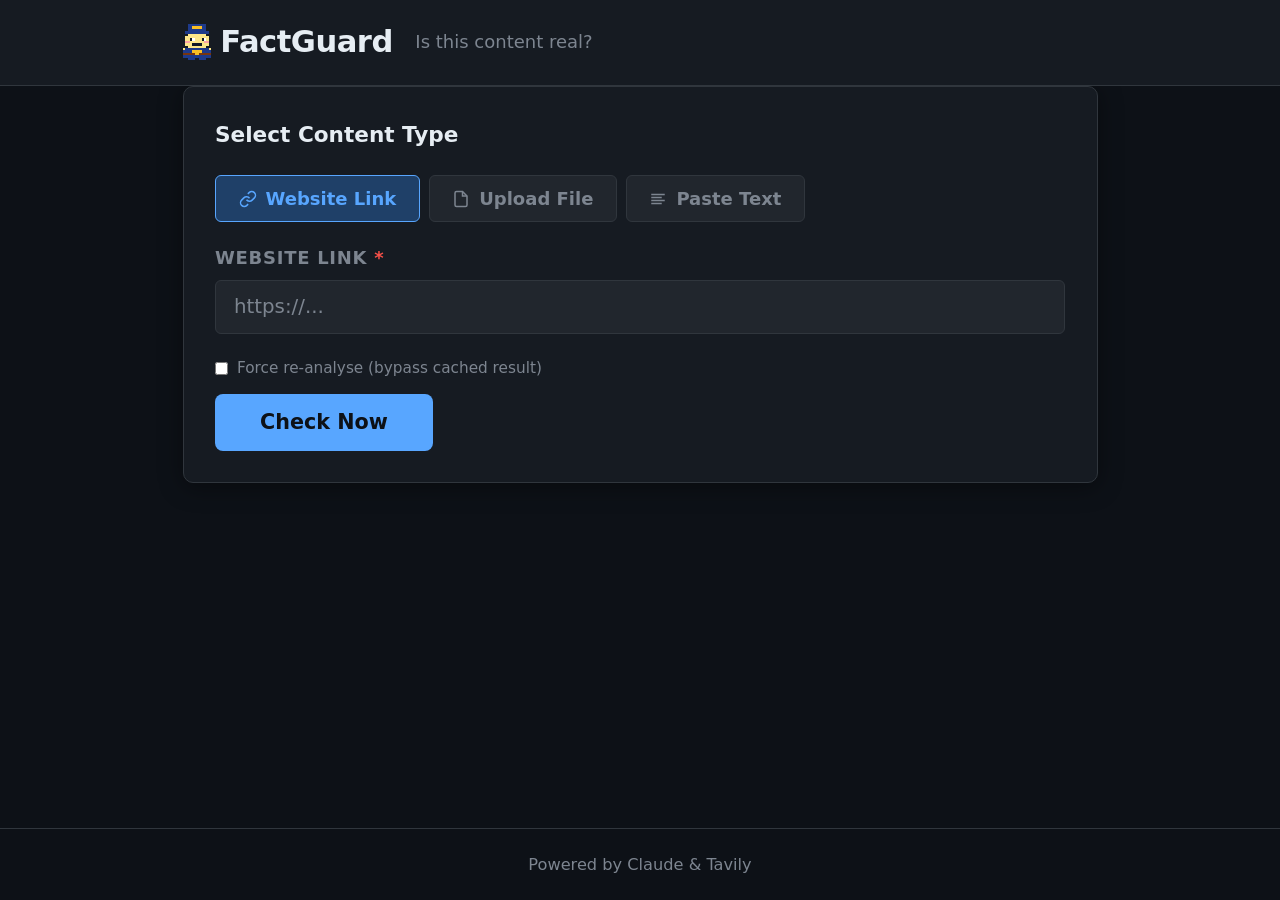
<file: frontend/index.html>
<!DOCTYPE html>
<html lang="en">
<head>
  <meta charset="UTF-8" />
  <meta name="viewport" content="width=device-width, initial-scale=1.0" />
  <title>FactGuard — Misinformation Detector</title>
  <link rel="stylesheet" href="static/styles.css" />
</head>
<body>

  <!-- ── Header ── -->
  <header class="site-header">
    <div class="container header-inner">
      <div class="logo">
        <img src="static/guard-mascot.svg" class="logo-mascot" alt="FactGuard mascot" />
        <span class="logo-text">FactGuard</span>
      </div>
      <p class="tagline">Is this content real?</p>
    </div>
  </header>

  <!-- ── Main ── -->
  <main class="container">

    <!-- ── Submission Form ── -->
    <section class="card" id="form-section">
      <h2 class="card-title">Select Content Type</h2>

      <form id="analyse-form" novalidate>

        <!-- Input mode tabs -->
        <div class="input-tabs" role="tablist">
          <button type="button" class="tab-btn active" role="tab" aria-selected="true"  data-tab="url">
            <svg viewBox="0 0 24 24" fill="none" stroke="currentColor" stroke-width="2"><path d="M10 13a5 5 0 0 0 7.54.54l3-3a5 5 0 0 0-7.07-7.07l-1.72 1.71"/><path d="M14 11a5 5 0 0 0-7.54-.54l-3 3a5 5 0 0 0 7.07 7.07l1.71-1.71"/></svg>
            Website Link
          </button>
          <button type="button" class="tab-btn" role="tab" aria-selected="false" data-tab="file">
            <svg viewBox="0 0 24 24" fill="none" stroke="currentColor" stroke-width="2"><path d="M14 2H6a2 2 0 0 0-2 2v16a2 2 0 0 0 2 2h12a2 2 0 0 0 2-2V8z"/><polyline points="14 2 14 8 20 8"/></svg>
            Upload File
          </button>
          <button type="button" class="tab-btn" role="tab" aria-selected="false" data-tab="text">
            <svg viewBox="0 0 24 24" fill="none" stroke="currentColor" stroke-width="2"><line x1="17" y1="10" x2="3" y2="10"/><line x1="21" y1="6" x2="3" y2="6"/><line x1="21" y1="14" x2="3" y2="14"/><line x1="17" y1="18" x2="3" y2="18"/></svg>
            Paste Text
          </button>
        </div>

        <!-- URL tab -->
        <div class="tab-panel" id="tab-url">
          <div class="field">
            <label for="articleUrl">Website Link <span class="req">*</span></label>
            <input type="url" id="articleUrl" name="articleUrl"
                   placeholder="https://..."
                   autocomplete="off" />
          </div>
        </div>

        <!-- File tab -->
        <div class="tab-panel" id="tab-file" hidden>
          <div class="field">
            <label>Upload File <span class="req">*</span></label>
            <div class="file-drop-zone" id="file-drop-zone">
              <input type="file" id="articleFile" name="articleFile"
                     accept=".pdf,.html,.htm,.md,.docx,.rtf,image/*"
                     class="file-input" />
              <div class="file-drop-inner" id="file-drop-inner">
                <svg viewBox="0 0 24 24" fill="none" stroke="currentColor" stroke-width="1.5" class="upload-icon">
                  <path d="M21 15v4a2 2 0 0 1-2 2H5a2 2 0 0 1-2-2v-4"/><polyline points="17 8 12 3 7 8"/><line x1="12" y1="3" x2="12" y2="15"/>
                </svg>
                <p>Tap to choose a file</p>
                <p class="field-hint">PDF, Word, or image</p>
              </div>
              <div class="file-selected" id="file-selected" hidden>
                <svg viewBox="0 0 24 24" fill="none" stroke="currentColor" stroke-width="2" class="file-ok-icon">
                  <polyline points="20 6 9 17 4 12"/>
                </svg>
                <span id="file-name"></span>
                <button type="button" class="file-clear" id="file-clear" aria-label="Remove file">&#x2715;</button>
              </div>
            </div>
          </div>
        </div>

        <!-- Text tab -->
        <div class="tab-panel" id="tab-text" hidden>
          <div class="field">
            <label for="articleText">Paste Article <span class="req">*</span></label>
            <textarea id="articleText" name="articleText" rows="10"
                      placeholder="Paste the article text here…"></textarea>
          </div>
        </div>

        <div class="form-actions" style="margin-top:1.25rem">
          <label style="display:flex;align-items:center;gap:0.5rem;font-size:0.85rem;color:var(--text-muted,#6b7280);cursor:pointer;margin-bottom:0.75rem">
            <input type="checkbox" id="no-cache-checkbox" style="cursor:pointer">
            Force re-analyse (bypass cached result)
          </label>
          <button type="submit" class="btn-primary" id="submit-btn">
            <span class="btn-label">Check Now</span>
            <span class="btn-spinner" hidden>
              <svg class="spin" viewBox="0 0 24 24" fill="none" stroke="currentColor" stroke-width="2">
                <path d="M12 2v4M12 18v4M4.93 4.93l2.83 2.83M16.24 16.24l2.83 2.83M2 12h4M18 12h4M4.93 19.07l2.83-2.83M16.24 7.76l2.83-2.83"/>
              </svg>
              Checking… please wait
            </span>
          </button>
        </div>

        <div class="error-banner" id="error-banner" hidden>
          <svg viewBox="0 0 24 24" fill="none" stroke="currentColor" stroke-width="2">
            <circle cx="12" cy="12" r="10"/><line x1="12" y1="8" x2="12" y2="12"/><line x1="12" y1="16" x2="12.01" y2="16"/>
          </svg>
          <span id="error-message">An error occurred.</span>
        </div>

      </form>
    </section>

    <!-- ── Progress Steps ── -->
    <section class="pipeline-steps" id="pipeline-steps" hidden>
      <!-- Walking mascot -->
      <div class="mascot-runway" id="mascot-runway">
        <img id="mascot-walk-img" src="static/guard-mascot.svg" alt="" class="mascot-walk" />
      </div>
      <div class="pipeline-step-row">
        <div class="step" id="step-extract">
          <div class="step-dot"></div>
          <span>Reading</span>
        </div>
        <div class="step-line"></div>
        <div class="step" id="step-claims">
          <div class="step-dot"></div>
          <span>Checking facts</span>
        </div>
        <div class="step-line"></div>
        <div class="step" id="step-search">
          <div class="step-dot"></div>
          <span>Finding sources</span>
        </div>
        <div class="step-line"></div>
        <div class="step" id="step-judge">
          <div class="step-dot"></div>
          <span>Scoring</span>
        </div>
      </div>
    </section>

    <!-- ── Results ── -->
    <section id="results-section" hidden>

      <!-- Article metadata -->
      <div class="card" id="content-meta-card">
        <h2 class="card-title">Content Metadata</h2>
        <div class="article-meta" id="content-meta"></div>
      </div>

      <!-- Scores rows -->
      <div class="scores-row">
        <div class="card score-card" id="fakeness-card">
          <h3 class="card-title">Overall Credibility Score</h3>
          <div class="gauge-wrap">
            <div class="gauge-container">
              <svg class="gauge" viewBox="0 0 200 200">
                <circle class="gauge-bg" cx="100" cy="100" r="80" fill="none" stroke-width="18"/>
                <circle class="gauge-fg" id="gauge-fg" cx="100" cy="100" r="80" fill="none" stroke-width="18"
                        stroke-dasharray="0 502.65" stroke-linecap="round" transform="rotate(-90 100 100)"/>
              </svg>
              <div class="gauge-center">
                <div class="gauge-value" id="gauge-value">—</div>
                <div class="gauge-label" id="gauge-rating">Pending</div>
              </div>
            </div>
            <table class="rating-table">
              <tbody>
                <tr><td><span class="rt-swatch" style="background:#3fb950"></span></td><td class="rt-range">80–100%</td><td class="rt-label" style="color:#3fb950">Credible</td></tr>
                <tr><td><span class="rt-swatch" style="background:#85d996"></span></td><td class="rt-range">60–79%</td><td class="rt-label" style="color:#85d996">Mostly Credible</td></tr>
                <tr><td><span class="rt-swatch" style="background:#d29922"></span></td><td class="rt-range">40–59%</td><td class="rt-label" style="color:#d29922">Mixed</td></tr>
                <tr><td><span class="rt-swatch" style="background:#e3722e"></span></td><td class="rt-range">20–39%</td><td class="rt-label" style="color:#e3722e">Low Credibility</td></tr>
                <tr><td><span class="rt-swatch" style="background:#f85149"></span></td><td class="rt-range">0–19%</td><td class="rt-label" style="color:#f85149">Not Credible</td></tr>
              </tbody>
            </table>
          </div>
        </div>
        <div class="card score-card" id="content-cred-card">
          <h3 class="card-title">Content Score</h3>
          <div id="content-cred-content" class="cred-content"></div>
        </div>
      </div>

      <div class="scores-row">
        <div class="card score-card" id="publisher-cred-card">
          <h3 class="card-title">Publisher Credibility Score</h3>
          <div id="publisher-cred-content" class="cred-content"></div>
        </div>
      </div>

      <!-- Claims -->
      <div class="card" id="claims-card">
        <h2 class="card-title">
          Fact Checks
          <span class="claims-summary" id="claims-summary"></span>
        </h2>
        <div id="claims-list" class="claims-list"></div>
      </div>

    </section>

  </main>

  <footer class="site-footer">
    <div class="container">
      Powered by Claude &amp; Tavily
    </div>
  </footer>

  <!-- Claim detail modal (shown on highlight click) -->
  <div id="claim-modal" class="claim-modal-overlay" hidden>
    <div class="claim-modal">
      <button class="modal-close" id="modal-close">&#x2715;</button>
      <div id="modal-content"></div>
      <div class="modal-footer">
        <button class="modal-jump" id="modal-jump">See full details below</button>
      </div>
    </div>
  </div>

  <!-- Highlight tooltip -->
  <div id="claim-tooltip" class="claim-tooltip" hidden>
    <div class="tooltip-verdict"></div>
    <div class="tooltip-label">Sources</div>
    <div class="tooltip-sources"></div>
  </div>

  <script src="static/app.js"></script>
</body>
</html>
</file>
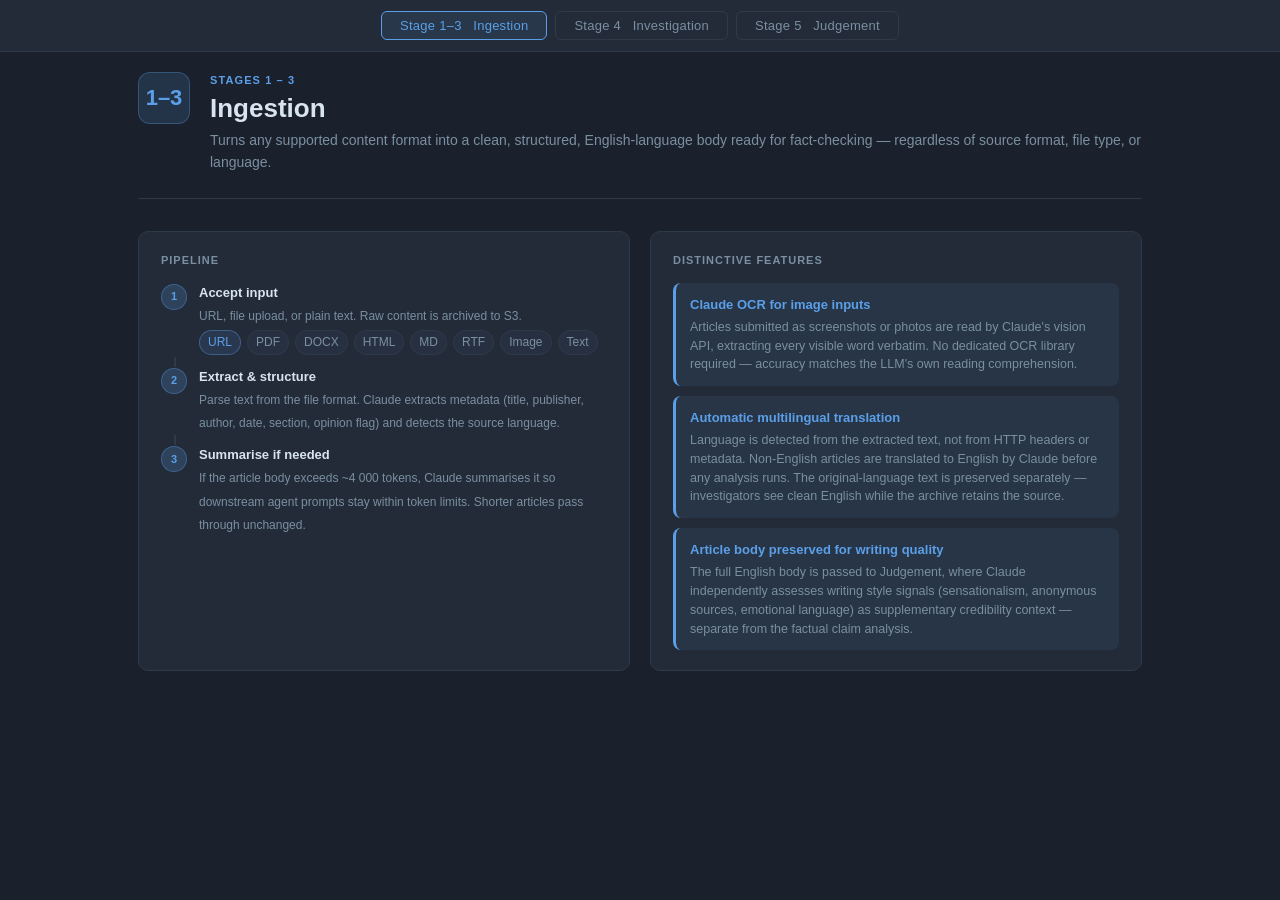
<file: slides.html>
<!DOCTYPE html>
<html lang="en">
<head>
<meta charset="UTF-8" />
<meta name="viewport" content="width=device-width, initial-scale=1.0" />
<title>FactGuard — Pipeline Stage Explainers</title>
<style>
  *, *::before, *::after { box-sizing: border-box; margin: 0; padding: 0; }

  :root {
    --bg:      #1B212C;
    --surface: #232B38;
    --border:  #2E3A4A;
    --text:    #D8E4EF;
    --muted:   #7A8FA0;

    --ing:     #5B9FE8;   /* light blue  — variant of #0145AC */
    --inv:     #82C7A5;   /* sage green  — #82C7A5            */
    --jud:     #3A7BC8;   /* mid blue    — variant of #0145AC */

    --amber:   #C49A4A;
  }

  html, body {
    background: var(--bg);
    color: var(--text);
    font-family: -apple-system, BlinkMacSystemFont, "Segoe UI", Helvetica, Arial, sans-serif;
    font-size: 15px;
    line-height: 1.55;
  }

  /* ── Navigation ── */
  nav {
    position: fixed;
    top: 0; left: 0; right: 0;
    height: 52px;
    background: var(--surface);
    border-bottom: 1px solid var(--border);
    display: flex;
    align-items: center;
    justify-content: center;
    gap: 8px;
    z-index: 100;
  }
  .nav-btn {
    padding: 6px 18px;
    border-radius: 6px;
    border: 1px solid var(--border);
    background: transparent;
    color: var(--muted);
    font-size: 13px;
    font-weight: 500;
    cursor: pointer;
    transition: all .15s;
    letter-spacing: .02em;
  }
  .nav-btn:hover { background: #273040; color: var(--text); }
  .nav-btn.ing { --c: var(--ing); }
  .nav-btn.inv { --c: var(--inv); }
  .nav-btn.jud { --c: var(--jud); }
  .nav-btn.active {
    color: var(--c);
    border-color: var(--c);
    background: color-mix(in srgb, var(--c) 10%, transparent);
  }

  /* ── Slides ── */
  .slide { display: none; padding: 72px 48px 48px; max-width: 1100px; margin: 0 auto; }
  .slide.visible { display: block; }

  /* ── Slide header ── */
  .slide-header {
    display: flex;
    align-items: flex-start;
    gap: 20px;
    margin-bottom: 32px;
    padding-bottom: 24px;
    border-bottom: 1px solid var(--border);
  }
  .stage-badge {
    flex-shrink: 0;
    width: 52px; height: 52px;
    border-radius: 12px;
    display: flex;
    align-items: center;
    justify-content: center;
    font-size: 22px;
    font-weight: 700;
    background: color-mix(in srgb, var(--accent) 15%, transparent);
    color: var(--accent);
    border: 1px solid color-mix(in srgb, var(--accent) 30%, transparent);
  }
  .slide-title-block { flex: 1; }
  .slide-stage-label {
    font-size: 11px;
    font-weight: 600;
    letter-spacing: .1em;
    text-transform: uppercase;
    color: var(--accent);
    margin-bottom: 4px;
  }
  .slide-title {
    font-size: 26px;
    font-weight: 700;
    color: var(--text);
    line-height: 1.2;
  }
  .slide-subtitle {
    font-size: 14px;
    color: var(--muted);
    margin-top: 6px;
  }

  /* ── Two-column body ── */
  .slide-body {
    display: grid;
    grid-template-columns: 1fr 1fr;
    gap: 20px;
  }
  @media (max-width: 720px) { .slide-body { grid-template-columns: 1fr; } }

  /* ── Cards ── */
  .card {
    background: var(--surface);
    border: 1px solid var(--border);
    border-radius: 10px;
    padding: 20px 22px;
  }
  .card-title {
    font-size: 11px;
    font-weight: 600;
    letter-spacing: .09em;
    text-transform: uppercase;
    color: var(--muted);
    margin-bottom: 14px;
  }

  /* ── Function list ── */
  .fn-list { list-style: none; display: flex; flex-direction: column; gap: 10px; }
  .fn-item { display: flex; gap: 12px; align-items: flex-start; }
  .fn-icon {
    flex-shrink: 0;
    width: 28px; height: 28px;
    border-radius: 6px;
    display: flex;
    align-items: center;
    justify-content: center;
    background: color-mix(in srgb, var(--accent) 14%, transparent);
    color: var(--accent);
    margin-top: 1px;
  }
  .fn-icon svg { width: 14px; height: 14px; stroke-width: 2; }
  .fn-text strong { color: var(--text); display: block; font-size: 13.5px; font-weight: 600; margin-bottom: 1px; }
  .fn-text span { color: var(--muted); font-size: 12.5px; }

  /* ── Feature pills ── */
  .features { display: flex; flex-direction: column; gap: 10px; }
  .feature {
    border-radius: 8px;
    padding: 12px 14px;
    border-left: 3px solid var(--accent);
    background: color-mix(in srgb, var(--accent) 8%, transparent);
  }
  .feature-title {
    font-size: 13px;
    font-weight: 700;
    color: var(--accent);
    margin-bottom: 3px;
  }
  .feature-desc {
    font-size: 12.5px;
    color: var(--muted);
    line-height: 1.5;
  }

  /* ── Flow diagram ── */
  .flow { display: flex; flex-direction: column; gap: 0; }
  .flow-step {
    display: flex;
    align-items: flex-start;
    gap: 12px;
    position: relative;
  }
  .flow-step + .flow-step::before {
    content: '';
    position: absolute;
    left: 13px; top: -10px;
    width: 2px; height: 10px;
    background: var(--border);
  }
  .flow-num {
    flex-shrink: 0;
    width: 26px; height: 26px;
    border-radius: 50%;
    display: flex;
    align-items: center;
    justify-content: center;
    font-size: 11px;
    font-weight: 700;
    background: color-mix(in srgb, var(--accent) 20%, transparent);
    color: var(--accent);
    border: 1px solid color-mix(in srgb, var(--accent) 35%, transparent);
    margin-top: 1px;
  }
  .flow-content { flex: 1; padding-bottom: 12px; }
  .flow-content strong { font-size: 13px; font-weight: 600; color: var(--text); display: block; }
  .flow-content span { font-size: 12px; color: var(--muted); }

  /* ── Tag row ── */
  .tag-row { display: flex; flex-wrap: wrap; gap: 6px; margin-top: 4px; }
  .tag {
    font-size: 11px;
    font-weight: 500;
    padding: 2px 8px;
    border-radius: 20px;
    border: 1px solid var(--border);
    color: var(--muted);
    background: #273040;
  }
  .tag.accent {
    border-color: color-mix(in srgb, var(--accent) 40%, transparent);
    color: var(--accent);
    background: color-mix(in srgb, var(--accent) 12%, transparent);
  }

  /* ── Verdict chips ── */
  .verdict-grid { display: grid; grid-template-columns: 1fr 1fr; gap: 6px; }
  .verdict-chip {
    padding: 7px 10px;
    border-radius: 6px;
    font-size: 11.5px;
    font-weight: 600;
    display: flex;
    align-items: center;
    gap: 6px;
  }
  .verdict-chip .dot { width: 7px; height: 7px; border-radius: 50%; flex-shrink: 0; }
  .v-true         { background: rgba(130,199,165,.13); color: #82C7A5; }
  .v-mostly-true  { background: rgba(165,212,188,.10); color: #A5D4BC; }
  .v-misleading   { background: rgba(196,154, 74,.13); color: #C49A4A; }
  .v-inconclusive { background: rgba(122,143,160,.12); color: #7A8FA0; }
  .v-unverified   { background: rgba( 91,159,232,.12); color: #5B9FE8; }
  .v-mostly-false { background: rgba(196,122, 80,.13); color: #C47A50; }
  .v-false        { background: rgba(196, 85, 80,.13); color: #C45550; }

  /* ── Formula box ── */
  .formula {
    font-family: "SFMono-Regular", Consolas, "Liberation Mono", Menlo, monospace;
    font-size: 12px;
    background: #141B25;
    border: 1px solid var(--border);
    border-radius: 6px;
    padding: 10px 14px;
    color: var(--muted);
    line-height: 1.7;
    margin-top: 8px;
  }
  .formula .hi { color: var(--accent); }
  .formula .op { color: var(--amber); }
</style>
</head>
<body>

<!-- Navigation -->
<nav>
  <button class="nav-btn ing active" onclick="show('ing')">Stage 1–3 &nbsp; Ingestion</button>
  <button class="nav-btn inv" onclick="show('inv')">Stage 4 &nbsp; Investigation</button>
  <button class="nav-btn jud" onclick="show('jud')">Stage 5 &nbsp; Judgement</button>
</nav>


<!-- ══════════════════════════════════════════════════════════
     SLIDE 1 — INGESTION
═══════════════════════════════════════════════════════════ -->
<div id="slide-ing" class="slide visible" style="--accent: var(--ing)">

  <div class="slide-header">
    <div class="stage-badge">1–3</div>
    <div class="slide-title-block">
      <div class="slide-stage-label">Stages 1 – 3</div>
      <div class="slide-title">Ingestion</div>
      <div class="slide-subtitle">
        Turns any supported content format into a clean, structured, English-language body
        ready for fact-checking — regardless of source format, file type, or language.
      </div>
    </div>
  </div>

  <div class="slide-body">

    <!-- Left: pipeline flow -->
    <div class="card">
      <div class="card-title">Pipeline</div>
      <div class="flow">
        <div class="flow-step">
          <div class="flow-num">1</div>
          <div class="flow-content">
            <strong>Accept input</strong>
            <span>URL, file upload, or plain text. Raw content is archived to S3.</span>
            <div class="tag-row">
              <span class="tag accent">URL</span><span class="tag">PDF</span>
              <span class="tag">DOCX</span><span class="tag">HTML</span>
              <span class="tag">MD</span><span class="tag">RTF</span>
              <span class="tag">Image</span><span class="tag">Text</span>
            </div>
          </div>
        </div>
        <div class="flow-step">
          <div class="flow-num">2</div>
          <div class="flow-content">
            <strong>Extract &amp; structure</strong>
            <span>Parse text from the file format. Claude extracts metadata (title, publisher, author, date, section, opinion flag) and detects the source language.</span>
          </div>
        </div>
        <div class="flow-step">
          <div class="flow-num">3</div>
          <div class="flow-content">
            <strong>Summarise if needed</strong>
            <span>If the article body exceeds ~4 000 tokens, Claude summarises it so downstream agent prompts stay within token limits. Shorter articles pass through unchanged.</span>
          </div>
        </div>
      </div>
    </div>

    <!-- Right: distinctive features -->
    <div class="card">
      <div class="card-title">Distinctive features</div>
      <div class="features">

        <div class="feature">
          <div class="feature-title">Claude OCR for image inputs</div>
          <div class="feature-desc">
            Articles submitted as screenshots or photos are read by Claude's vision API,
            extracting every visible word verbatim. No dedicated OCR library required —
            accuracy matches the LLM's own reading comprehension.
          </div>
        </div>

        <div class="feature">
          <div class="feature-title">Automatic multilingual translation</div>
          <div class="feature-desc">
            Language is detected from the extracted text, not from HTTP headers or metadata.
            Non-English articles are translated to English by Claude before any analysis runs.
            The original-language text is preserved separately — investigators see clean English
            while the archive retains the source.
          </div>
        </div>

        <div class="feature">
          <div class="feature-title">Article body preserved for writing quality</div>
          <div class="feature-desc">
            The full English body is passed to Judgement, where Claude independently assesses
            writing style signals (sensationalism, anonymous sources, emotional language) as
            supplementary credibility context — separate from the factual claim analysis.
          </div>
        </div>

      </div>
    </div>

  </div>
</div>


<!-- ══════════════════════════════════════════════════════════
     SLIDE 2 — INVESTIGATION
═══════════════════════════════════════════════════════════ -->
<div id="slide-inv" class="slide" style="--accent: var(--inv)">

  <div class="slide-header">
    <div class="stage-badge">4</div>
    <div class="slide-title-block">
      <div class="slide-stage-label">Stage 4</div>
      <div class="slide-title">Investigation</div>
      <div class="slide-subtitle">
        Four specialised agents run in parallel to find and classify evidence for every
        claim — prioritising original data over second-hand mentions, and catching
        AI-generated content before it reaches the scorer.
      </div>
    </div>
  </div>

  <div class="slide-body">

    <!-- Left: parallel agents -->
    <div class="card">
      <div class="card-title">Parallel agents</div>
      <div class="fn-list">
        <div class="fn-item">
          <div class="fn-icon">
            <svg viewBox="0 0 24 24" fill="none" stroke="currentColor"><circle cx="11" cy="11" r="8"/><path d="m21 21-4.35-4.35"/></svg>
          </div>
          <div class="fn-text">
            <strong>Search agent</strong>
            <span>Tavily search per claim; chases citations to primary sources; extracts full text from HTML, PDF, CSV, and Excel URLs.</span>
          </div>
        </div>
        <div class="fn-item">
          <div class="fn-icon">
            <svg viewBox="0 0 24 24" fill="none" stroke="currentColor"><path d="M12 2a10 10 0 1 0 0 20A10 10 0 0 0 12 2z"/><path d="M12 8v4l3 3"/></svg>
          </div>
          <div class="fn-text">
            <strong>Fakeness agent</strong>
            <span>GPTZero API scores the article's likelihood of being AI-generated (0–100). Scores above 60 trigger a credibility penalty in Judgement.</span>
          </div>
        </div>
        <div class="fn-item">
          <div class="fn-icon">
            <svg viewBox="0 0 24 24" fill="none" stroke="currentColor"><polyline points="22 12 18 12 15 21 9 3 6 12 2 12"/></svg>
          </div>
          <div class="fn-text">
            <strong>Statistics agent</strong>
            <span>Extracts cited figures and checks them against authoritative data sources to flag numbers that are inaccurate or out of context.</span>
          </div>
        </div>
        <div class="fn-item">
          <div class="fn-icon">
            <svg viewBox="0 0 24 24" fill="none" stroke="currentColor"><path d="M20 21v-2a4 4 0 0 0-4-4H8a4 4 0 0 0-4 4v2"/><circle cx="12" cy="7" r="4"/></svg>
          </div>
          <div class="fn-text">
            <strong>Source checker</strong>
            <span>Researches the publisher's track record. Produces a 0–100 credibility score, political bias label, and known-issue list.</span>
          </div>
        </div>
      </div>
    </div>

    <!-- Right: distinctive features -->
    <div class="card">
      <div class="card-title">Distinctive features</div>
      <div class="features">

        <div class="feature">
          <div class="feature-title">Citation chasing to primary sources</div>
          <div class="feature-desc">
            Each Tavily result is classified into a tier. <strong style="color:var(--text)">Primary</strong> sources (own data or official statement, 1.2× weight) are kept.
            <strong style="color:var(--text)">Secondary</strong> sources that cite a URL are followed up to 2 hops (0.8× × 0.9 per hop).
            <strong style="color:var(--text)">Mention-only</strong> sources with no citation trail are discarded — preventing noise from inflating the score.
          </div>
        </div>

        <div class="feature">
          <div class="feature-title">Binary file extraction</div>
          <div class="feature-desc">
            PDF, CSV, and Excel source URLs are downloaded directly via <code>httpx</code>
            and parsed before classification. Statistical reports and government data sheets
            become readable evidence — not just HTML pages.
          </div>
        </div>

        <div class="feature">
          <div class="feature-title">Deduplication + smart retry</div>
          <div class="feature-desc">
            Sources are fingerprinted to discard syndicated copies. If unique sources fall
            below the minimum, Claude generates a rephrased query and retries Tavily — maximising
            independent evidence coverage per claim.
          </div>
        </div>

      </div>
    </div>

  </div>
</div>


<!-- ══════════════════════════════════════════════════════════
     SLIDE 3 — JUDGEMENT
═══════════════════════════════════════════════════════════ -->
<div id="slide-jud" class="slide" style="--accent: var(--jud)">

  <div class="slide-header">
    <div class="stage-badge">5</div>
    <div class="slide-title-block">
      <div class="slide-stage-label">Stage 5</div>
      <div class="slide-title">Judgement</div>
      <div class="slide-subtitle">
        Aggregates all evidence into a weighted, multi-factor credibility score —
        distinguishing between claims with conflicting evidence and claims with no evidence,
        and surfacing structural signals that a simple score cannot capture.
      </div>
    </div>
  </div>

  <div class="slide-body">

    <!-- Left: scoring chain -->
    <div class="card">
      <div class="card-title">Scoring chain</div>
      <div class="flow">
        <div class="flow-step">
          <div class="flow-num">1</div>
          <div class="flow-content">
            <strong>Evidence extraction</strong>
            <span>Claude selects the most relevant verbatim snippet from each source and determines whether it supports or contradicts the claim.</span>
          </div>
        </div>
        <div class="flow-step">
          <div class="flow-num">2</div>
          <div class="flow-content">
            <strong>Weighted source scoring</strong>
            <span>Each relevant source contributes a signed, quality-adjusted value. The net count of supporting vs. contradicting sources applies a confidence multiplier (0.6× to 1.4×).</span>
            <div class="formula">
base_weight <span class="op">×</span> direction <span class="op">×</span> <span class="hi">quality</span> <span class="op">×</span> <span class="hi">hop_decay</span> <span class="op">×</span> <span class="hi">net_multiplier</span>
            </div>
          </div>
        </div>
        <div class="flow-step">
          <div class="flow-num">3</div>
          <div class="flow-content">
            <strong>Final blend</strong>
            <span>Claim scores are averaged, blended with publisher credibility (70/30), and penalised if AI-generated content is detected.</span>
            <div class="formula">
<span class="hi">claims</span> <span class="op">× 0.7  +</span>  <span class="hi">publisher</span> <span class="op">× 0.3</span>
<span class="op">[× 0.8</span>  if fakeness_score <span class="op">&gt;</span> 60<span class="op">]</span>
            </div>
          </div>
        </div>
      </div>
    </div>

    <!-- Right: distinctive features -->
    <div class="card">
      <div class="card-title">Distinctive features</div>
      <div class="features">

        <div class="feature">
          <div class="feature-title">Inconclusive vs. Unverified — semantically distinct</div>
          <div class="feature-desc">
            Most systems collapse these into one label. FactGuard separates them:
            <em style="color:var(--text)">Inconclusive</em> — sources found but evidence is balanced or conflicting (score 45–59).
            <em style="color:var(--text)">Unverified</em> — no usable evidence found at all (score forced to neutral 50).
            The reader knows whether the system looked and was uncertain, or simply could not look.
          </div>
        </div>

        <div class="feature">
          <div class="feature-title">Government-source-only flag + boost</div>
          <div class="feature-desc">
            When all corroborating sources for a claim are government-owned, a 1.1×
            credibility boost is applied — but <code>government_source_only_flag</code> is
            also surfaced in the UI, prompting the reader to seek independent verification
            where official sources may have a conflict of interest.
          </div>
        </div>

        <div class="feature">
          <div class="feature-title">Conflict detection</div>
          <div class="feature-desc">
            When claim evidence score and publisher credibility score diverge by 40+ points,
            <code>is_conflicted = true</code> is flagged. This catches a known-bad outlet
            publishing accurate claims, or a credible outlet running a poorly-evidenced story.
          </div>
        </div>

      </div>
    </div>

  </div>
</div>

<script>
  function show(id) {
    document.querySelectorAll('.slide').forEach(s => s.classList.remove('visible'));
    document.querySelectorAll('.nav-btn').forEach(b => b.classList.remove('active'));
    document.getElementById('slide-' + id).classList.add('visible');
    document.querySelector('.nav-btn.' + id).classList.add('active');
  }
</script>
</body>
</html>
</file>
<file: frontend/static/styles.css>
/* ── Reset & Base ── */
*, *::before, *::after { box-sizing: border-box; margin: 0; padding: 0; }

:root {
  --bg:           #0d1117;
  --surface:      #161b22;
  --surface-2:    #21262d;
  --border:       #30363d;
  --text:         #e6edf3;
  --text-muted:   #7d8590;
  --accent:       #58a6ff;
  --accent-dim:   #1f4068;
  --green:        #3fb950;
  --yellow:       #d29922;
  --orange:       #e3722e;
  --red:          #f85149;
  --purple:       #bc8cff;
  --radius:       10px;
  --shadow:       0 4px 24px rgba(0,0,0,0.4);
  --transition:   0.2s ease;
  --font:         'Segoe UI', system-ui, sans-serif;
}

html { font-size: 18px; scroll-behavior: smooth; }

body {
  background: var(--bg);
  color: var(--text);
  font-family: var(--font);
  line-height: 1.6;
  min-height: 100vh;
  display: flex;
  flex-direction: column;
}

/* ── Layout ── */
.container {
  width: 100%;
  max-width: 960px;
  margin: 0 auto;
  padding: 0 1.25rem;
}

/* ── Header ── */
.site-header {
  background: var(--surface);
  border-bottom: 1px solid var(--border);
  padding: 1rem 0;
  position: sticky;
  top: 0;
  z-index: 100;
}

.header-inner {
  display: flex;
  align-items: center;
  gap: 1.25rem;
}

.logo {
  display: flex;
  align-items: center;
  gap: 0.5rem;
}

.logo-icon { font-size: 2rem; color: var(--accent); }
.logo-mascot { height: 36px; width: auto; display: block; }

.logo-text {
  font-size: 1.7rem;
  font-weight: 700;
  letter-spacing: -0.5px;
  color: var(--text);
}

.tagline { color: var(--text-muted); font-size: 1rem; }

/* ── Main ── */
main {
  flex: 1;
  padding: 2rem 1.25rem 3rem;
  display: flex;
  flex-direction: column;
  gap: 1.5rem;
}

/* ── Cards ── */
.card {
  background: var(--surface);
  border: 1px solid var(--border);
  border-radius: var(--radius);
  padding: 1.75rem;
  box-shadow: var(--shadow);
}

.card-title {
  font-size: 1.2rem;
  font-weight: 600;
  color: var(--text);
  margin-bottom: 1.25rem;
  display: flex;
  align-items: center;
  gap: 0.75rem;
}

/* ── Input mode tabs ── */
.input-tabs {
  display: flex;
  gap: 0.5rem;
  margin-bottom: 1.25rem;
}

.tab-btn {
  background: var(--surface-2);
  border: 1px solid var(--border);
  border-radius: 6px;
  color: var(--text-muted);
  cursor: pointer;
  display: flex;
  align-items: center;
  gap: 0.5rem;
  font-family: inherit;
  font-size: 1rem;
  font-weight: 600;
  padding: 0.65rem 1.25rem;
  transition: color var(--transition), border-color var(--transition), background var(--transition);
}

.tab-btn svg { width: 18px; height: 18px; }
.tab-btn:hover { color: var(--accent); border-color: var(--accent); }
.tab-btn.active { background: var(--accent-dim); border-color: var(--accent); color: var(--accent); }

/* ── File upload ── */
.file-drop-zone {
  background: var(--surface-2);
  border: 2px dashed var(--border);
  border-radius: 8px;
  cursor: pointer;
  overflow: hidden;
  position: relative;
  transition: border-color var(--transition), background var(--transition);
}

.file-drop-zone:hover,
.file-drop-zone.drag-over {
  border-color: var(--accent);
  background: var(--accent-dim);
}

.file-input {
  inset: 0;
  opacity: 0;
  position: absolute;
  pointer-events: none;
  width: 100%;
  height: 100%;
}

.file-drop-inner {
  align-items: center;
  display: flex;
  flex-direction: column;
  gap: 0.4rem;
  padding: 2rem 1rem;
  text-align: center;
}

.upload-icon { width: 36px; height: 36px; color: var(--text-muted); }
.file-drop-inner p { color: var(--text-muted); font-size: 0.88rem; }
.file-browse { color: var(--accent); text-decoration: underline; cursor: pointer; }

.file-selected {
  align-items: center;
  display: flex;
  gap: 0.6rem;
  padding: 0.85rem 1rem;
}

.file-ok-icon { width: 18px; height: 18px; color: var(--green); flex-shrink: 0; }

.file-selected span {
  color: var(--text);
  flex: 1;
  font-size: 0.88rem;
  overflow: hidden;
  text-overflow: ellipsis;
  white-space: nowrap;
}

.file-clear {
  background: none;
  border: none;
  color: var(--text-muted);
  cursor: pointer;
  font-size: 1rem;
  line-height: 1;
  padding: 0.15rem 0.3rem;
  flex-shrink: 0;
  transition: color var(--transition);
}

.file-clear:hover { color: var(--red); }

/* ── Form fields ── */
.field {
  display: flex;
  flex-direction: column;
  gap: 0.375rem;
  flex: 1;
}

.field label {
  font-size: 1rem;
  font-weight: 600;
  color: var(--text-muted);
  text-transform: uppercase;
  letter-spacing: 0.04em;
}

.req { color: var(--red); }

.field input,
.field select {
  background: var(--surface-2);
  border: 1px solid var(--border);
  border-radius: 6px;
  color: var(--text);
  font-size: 1.1rem;
  font-family: inherit;
  padding: 0.8rem 1rem;
  transition: border-color var(--transition), box-shadow var(--transition);
  outline: none;
  width: 100%;
}

.field textarea {
  background: var(--surface-2);
  border: 1px solid var(--border);
  border-radius: 6px;
  color: var(--text);
  font-size: 1.1rem;
  font-family: var(--font);
  line-height: 1.6;
  padding: 0.8rem 1rem;
  resize: vertical;
  transition: border-color var(--transition), box-shadow var(--transition);
  outline: none;
  width: 100%;
}

.field textarea:focus,
.field input:focus,
.field select:focus {
  border-color: var(--accent);
  box-shadow: 0 0 0 3px rgba(88,166,255,0.15);
}

.field input::placeholder { color: var(--text-muted); }

.field-hint { font-size: 0.9rem; color: var(--text-muted); }

.field-row {
  display: flex;
  gap: 1rem;
  flex-wrap: wrap;
}

.field-row .field { min-width: 180px; }

/* ── Secret input ── */
.secret-wrap { position: relative; }
.secret-wrap input { padding-right: 2.5rem; }

.toggle-secret {
  position: absolute;
  right: 0.6rem;
  top: 50%;
  transform: translateY(-50%);
  background: none;
  border: none;
  cursor: pointer;
  color: var(--text-muted);
  display: flex;
  align-items: center;
  padding: 0.2rem;
  transition: color var(--transition);
}

.toggle-secret:hover { color: var(--accent); }
.eye-icon { width: 18px; height: 18px; }

/* ── Advanced toggle ── */
.advanced-toggle {
  background: none;
  border: 1px solid var(--border);
  border-radius: 6px;
  color: var(--text-muted);
  cursor: pointer;
  display: flex;
  align-items: center;
  gap: 0.4rem;
  font-size: 0.85rem;
  font-family: inherit;
  margin-top: 0.5rem;
  padding: 0.45rem 0.85rem;
  transition: color var(--transition), border-color var(--transition);
}

.advanced-toggle:hover { color: var(--accent); border-color: var(--accent); }
.advanced-toggle .chevron { width: 16px; height: 16px; transition: transform 0.2s ease; }
.advanced-toggle[aria-expanded="true"] .chevron { transform: rotate(180deg); }

.advanced-panel {
  border: 1px solid var(--border);
  border-radius: 8px;
  padding: 1.25rem;
  margin-top: 0.75rem;
  background: var(--surface-2);
  display: flex;
  flex-direction: column;
  gap: 1rem;
}

/* ── Toggle switches ── */
.toggles-row { align-items: center; gap: 1.5rem; }

.toggle-label {
  display: flex;
  align-items: center;
  gap: 0.75rem;
  cursor: pointer;
  user-select: none;
}

.toggle-text { font-size: 0.88rem; color: var(--text); }

.switch {
  position: relative;
  display: inline-block;
  width: 40px;
  height: 22px;
  flex-shrink: 0;
}

.switch input { opacity: 0; width: 0; height: 0; }

.slider {
  position: absolute;
  inset: 0;
  background: var(--surface-2);
  border: 1px solid var(--border);
  border-radius: 22px;
  transition: background var(--transition);
  cursor: pointer;
}

.slider::before {
  content: '';
  position: absolute;
  width: 16px;
  height: 16px;
  left: 2px;
  top: 50%;
  transform: translateY(-50%);
  background: var(--text-muted);
  border-radius: 50%;
  transition: transform var(--transition), background var(--transition);
}

.switch input:checked + .slider { background: var(--accent-dim); border-color: var(--accent); }
.switch input:checked + .slider::before {
  transform: translateX(18px) translateY(-50%);
  background: var(--accent);
}

/* ── Buttons ── */
.form-actions { margin-top: 1.5rem; }

.btn-primary {
  background: var(--accent);
  border: none;
  border-radius: 8px;
  color: #0d1117;
  cursor: pointer;
  font-family: inherit;
  font-size: 1.15rem;
  font-weight: 700;
  padding: 0.9rem 2.5rem;
  transition: opacity var(--transition), transform var(--transition);
  display: inline-flex;
  align-items: center;
  gap: 0.5rem;
}

.btn-primary:hover:not(:disabled) { opacity: 0.88; }
.btn-primary:active:not(:disabled) { transform: scale(0.98); }
.btn-primary:disabled { opacity: 0.55; cursor: not-allowed; }

.btn-spinner .spin {
  width: 18px;
  height: 18px;
  animation: spin 1s linear infinite;
}

@keyframes spin { to { transform: rotate(360deg); } }

/* ── Error banner ── */
.error-banner {
  display: flex;
  align-items: flex-start;
  gap: 0.6rem;
  background: rgba(248,81,73,0.12);
  border: 1px solid var(--red);
  border-radius: 8px;
  color: var(--red);
  font-size: 1rem;
  margin-top: 1rem;
  padding: 0.9rem 1.1rem;
}

.error-banner svg { width: 18px; height: 18px; flex-shrink: 0; margin-top: 1px; }

/* ── Pipeline steps ── */
.pipeline-steps {
  display: flex;
  flex-direction: column;
  gap: 0.75rem;
  padding: 1rem 0;
}

/* Walking mascot runway */
.mascot-runway {
  position: relative;
  width: 100%;
  height: 56px;
  overflow: hidden;
}

.mascot-walk {
  position: absolute;
  bottom: 0;
  height: 48px;
  width: auto;
  image-rendering: pixelated;
  animation: mascot-run 3s linear infinite;
}

@keyframes mascot-run {
  from { left: -8%; }
  to   { left: 108%; }
}

/* Step row */
.pipeline-step-row {
  display: flex;
  align-items: center;
  justify-content: center;
  gap: 0;
  flex-wrap: wrap;
  row-gap: 0.5rem;
}

.step {
  display: flex;
  flex-direction: column;
  align-items: center;
  gap: 0.4rem;
  min-width: 90px;
}

.step span { font-size: 0.9rem; color: var(--text-muted); text-align: center; }

.step-dot {
  width: 14px;
  height: 14px;
  border-radius: 50%;
  background: var(--surface-2);
  border: 2px solid var(--border);
  transition: background var(--transition), border-color var(--transition);
}

.step.active .step-dot {
  background: var(--accent);
  border-color: var(--accent);
  box-shadow: 0 0 8px rgba(88,166,255,0.5);
}

.step.done .step-dot { background: var(--green); border-color: var(--green); }
.step.active span, .step.done span { color: var(--text); }

.step-line {
  flex: 1;
  height: 2px;
  background: var(--border);
  min-width: 40px;
  margin-bottom: 1.4rem;
}

/* ── Results section ── */
#results-section {
  display: flex;
  flex-direction: column;
  gap: 1.5rem;
}

/* ── Scores row ── */
.scores-row {
  display: flex;
  flex-direction: row;
  gap: 1.25rem;
  width: 915px;
  max-width: 100%;
}

.score-card {
  display: flex;
  flex-direction: column;
  flex: 1;
  min-width: 0;
  box-sizing: border-box;
}

#fakeness-card {
  flex: 3;
}

#content-cred-card {
  flex: 2;
  padding: 2rem;
}

@media (max-width: 680px) {
  .scores-row { width: 100%; }
}

/* ── Gauge ── */
.gauge-wrap {
  display: flex;
  flex-direction: row;
  align-items: center;
  justify-content: space-between;
  flex: 1;
}

.gauge-container {
  position: relative;
  width: 160px;
  height: 160px;
  flex-shrink: 0;
}

.gauge { width: 160px; height: 160px; }
.gauge-bg { stroke: var(--surface-2); }
.gauge-fg {
  stroke: var(--green);
  transition: stroke-dasharray 1s cubic-bezier(.4,0,.2,1), stroke 0.5s ease;
}

.gauge-center {
  position: absolute;
  top: 50%;
  left: 50%;
  transform: translate(-50%, -50%);
  text-align: center;
}

.gauge-value {
  font-size: 2.2rem;
  font-weight: 800;
  line-height: 1;
  color: var(--text);
}

.gauge-label {
  font-size: 0.75rem;
  font-weight: 600;
  text-transform: uppercase;
  letter-spacing: 0.06em;
  color: var(--text-muted);
  margin-top: 0.25rem;
}

/* ── Rating table ── */
.rating-table {
  border-collapse: collapse;
  flex-shrink: 0;
  margin-left: auto;
}

.rating-table td {
  padding: 0.25rem 0.5rem;
  vertical-align: middle;
}

.rt-swatch {
  display: inline-block;
  width: 10px;
  height: 10px;
  border-radius: 50%;
  flex-shrink: 0;
}

.rt-range {
  font-size: 0.9rem;
  font-weight: 700;
  color: var(--text);
  white-space: nowrap;
  font-variant-numeric: tabular-nums;
}

.rt-label {
  font-size: 0.85rem;
  font-weight: 500;
}

/* ── Credibility panels ── */
.cred-content {
  display: flex;
  flex-direction: column;
  gap: 0.75rem;
  flex: 1;
}

.score-bar-wrap { display: flex; flex-direction: column; gap: 0.3rem; }

.score-bar-label {
  display: flex;
  justify-content: space-between;
  font-size: 0.95rem;
}

.score-bar-label span:last-child { font-weight: 700; }

.score-bar-track {
  background: var(--surface-2);
  border-radius: 99px;
  height: 8px;
  overflow: hidden;
}

.score-bar-fill {
  height: 100%;
  border-radius: 99px;
  width: 0%;
  transition: width 1s cubic-bezier(.4,0,.2,1), background 0.5s ease;
}

.rating-badge {
  display: inline-block;
  border-radius: 99px;
  font-size: 0.85rem;
  font-weight: 700;
  letter-spacing: 0.04em;
  padding: 0.25rem 0.75rem;
  text-transform: uppercase;
}

.meta-row { display: flex; flex-wrap: wrap; gap: 0.35rem 0.75rem; }

.meta-chip {
  background: var(--surface-2);
  border: 1px solid var(--border);
  border-radius: 6px;
  color: var(--text-muted);
  font-size: 0.9rem;
  padding: 0.3rem 0.75rem;
}

.meta-chip strong { color: var(--text); }

.summary-text {
  color: var(--text-muted);
  font-size: 1rem;
  line-height: 1.6;
  margin-bottom: 0.75rem;
}

.known-issues {
  list-style: none;
  display: flex;
  flex-direction: column;
  gap: 0.3rem;
}

.known-issues li {
  font-size: 0.95rem;
  color: var(--text-muted);
  display: flex;
  gap: 0.4rem;
  align-items: flex-start;
}

.known-issues li::before { content: '•'; color: var(--yellow); flex-shrink: 0; }

/* ── Article body with claim highlights ── */
.article-body {
  font-size: 1rem;
  line-height: 1.8;
  color: var(--text);
  white-space: pre-wrap;
  margin-top: 1rem;
}

.claim-hl {
  border-radius: 3px;
  padding: 1px 3px;
  color: #0d1117;
  font-weight: 500;
  cursor: pointer;
  position: relative;
}

.claim-hl-green  { background: #3fb950; }
.claim-hl-yellow { background: #d29922; }
.claim-hl-red    { background: #f85149; }

.highlight-legend {
  display: flex;
  flex-wrap: wrap;
  gap: 0.5rem;
  margin-top: 1rem;
  padding-top: 0.75rem;
  border-top: 1px solid var(--border);
}

.legend-chip {
  display: inline-flex;
  align-items: center;
  gap: 0.35rem;
  font-size: 0.85rem;
  color: var(--text-muted);
  cursor: pointer;
  padding: 0.2rem 0.5rem;
  border-radius: 5px;
  transition: color var(--transition);
}

.legend-chip:hover { color: var(--text); }

.legend-dot {
  width: 12px;
  height: 12px;
  border-radius: 3px;
  flex-shrink: 0;
}

/* ── Claim detail modal ── */
.claim-modal-overlay {
  position: fixed;
  inset: 0;
  background: rgba(0,0,0,0.65);
  z-index: 500;
  display: flex;
  align-items: center;
  justify-content: center;
  padding: 1.25rem;
}

.claim-modal {
  background: var(--surface);
  border: 1px solid var(--border);
  border-radius: 12px;
  box-shadow: var(--shadow);
  max-width: 620px;
  width: 100%;
  max-height: 80vh;
  overflow-y: auto;
  padding: 1.75rem;
  position: relative;
  display: flex;
  flex-direction: column;
  gap: 1.25rem;
}

.modal-close {
  position: absolute;
  top: 1rem;
  right: 1rem;
  background: none;
  border: none;
  color: var(--text-muted);
  cursor: pointer;
  font-size: 1.3rem;
  line-height: 1;
  padding: 0.25rem 0.45rem;
  border-radius: 5px;
  transition: color var(--transition), background var(--transition);
}

.modal-close:hover { color: var(--text); background: var(--surface-2); }

.modal-claim-summary {
  font-size: 1.1rem;
  font-weight: 600;
  line-height: 1.45;
  padding-right: 2rem;
}

.modal-evidence-list {
  display: flex;
  flex-direction: column;
  gap: 1rem;
}

.modal-evidence-item {
  border: 1px solid var(--border);
  border-radius: 8px;
  padding: 1rem;
  display: flex;
  flex-direction: column;
  gap: 0.6rem;
}

.modal-evidence-item.ev-support    { border-left: 4px solid var(--green); }
.modal-evidence-item.ev-contradict { border-left: 4px solid var(--red); }
.modal-evidence-item.ev-neutral    { border-left: 4px solid var(--text-muted); }

.modal-evidence-header {
  display: flex;
  align-items: center;
  gap: 0.6rem;
  flex-wrap: wrap;
}

.modal-source-link {
  color: var(--accent);
  font-size: 0.95rem;
  font-weight: 600;
  text-decoration: none;
  flex: 1;
}

.modal-source-link:hover { text-decoration: underline; }

.modal-snippet {
  background: var(--surface-2);
  border-radius: 5px;
  color: var(--text-muted);
  font-size: 1rem;
  font-style: italic;
  line-height: 1.6;
  padding: 0.65rem 0.9rem;
}

.modal-reason {
  font-size: 0.95rem;
  color: var(--text);
  line-height: 1.55;
}

.modal-footer {
  border-top: 1px solid var(--border);
  padding-top: 0.75rem;
}

.modal-jump {
  background: none;
  border: 1px solid var(--border);
  border-radius: 6px;
  color: var(--accent);
  cursor: pointer;
  font-family: inherit;
  font-size: 0.95rem;
  padding: 0.5rem 1rem;
  transition: border-color var(--transition), background var(--transition);
}

.modal-jump:hover { border-color: var(--accent); background: var(--accent-dim); }

/* ── Claim hover tooltip ── */
.claim-tooltip {
  position: fixed;
  background: var(--surface);
  border: 1px solid var(--border);
  border-radius: 8px;
  box-shadow: var(--shadow);
  padding: 0.75rem 1rem;
  max-width: 300px;
  z-index: 1000;
  pointer-events: none;
  display: flex;
  flex-direction: column;
  gap: 0.5rem;
}

.tooltip-verdict {
  font-size: 0.8rem;
  font-weight: 700;
  text-transform: uppercase;
  letter-spacing: 0.05em;
}

.tooltip-label {
  font-size: 0.8rem;
  font-weight: 700;
  color: var(--text-muted);
  text-transform: uppercase;
  letter-spacing: 0.05em;
}

.tooltip-sources {
  display: flex;
  flex-direction: column;
  gap: 0.3rem;
}

.tooltip-sources a {
  color: var(--accent);
  font-size: 0.85rem;
  text-decoration: none;
  overflow: hidden;
  text-overflow: ellipsis;
  white-space: nowrap;
}

.tooltip-sources a:hover { text-decoration: underline; }

/* ── Article metadata ── */
.article-meta { display: flex; flex-direction: column; gap: 0.75rem; }

.article-title-link {
  color: var(--accent);
  font-size: 1.25rem;
  font-weight: 600;
  text-decoration: none;
  line-height: 1.4;
}

.article-title-link:hover { text-decoration: underline; }

/* ── Claims ── */
.claims-summary {
  background: var(--surface-2);
  border-radius: 99px;
  font-size: 0.75rem;
  font-weight: 600;
  padding: 0.15rem 0.6rem;
  color: var(--text-muted);
}

.claims-list { display: flex; flex-direction: column; gap: 0.75rem; }

.claim-item {
  border: 1px solid var(--border);
  border-radius: 8px;
  overflow: hidden;
  transition: border-color var(--transition);
}

.claim-item:hover { border-color: var(--accent); }

.claim-header {
  display: flex;
  align-items: flex-start;
  gap: 0.75rem;
  padding: 0.9rem 1rem;
  cursor: pointer;
  user-select: none;
  background: var(--surface-2);
}

.claim-number {
  background: var(--surface);
  border: 1px solid var(--border);
  border-radius: 6px;
  color: var(--text-muted);
  font-size: 0.72rem;
  font-weight: 700;
  padding: 0.15rem 0.45rem;
  flex-shrink: 0;
  margin-top: 2px;
}

.claim-summary-text { flex: 1; font-size: 1rem; line-height: 1.5; }

.claim-verdict-badge {
  flex-shrink: 0;
  border-radius: 99px;
  font-size: 0.85rem;
  font-weight: 700;
  letter-spacing: 0.05em;
  padding: 0.25rem 0.85rem;
  text-transform: uppercase;
  margin-top: 2px;
}

.claim-chevron {
  width: 16px;
  height: 16px;
  color: var(--text-muted);
  flex-shrink: 0;
  margin-top: 3px;
  transition: transform 0.2s ease;
}

.claim-item.open .claim-chevron { transform: rotate(180deg); }

.claim-body {
  border-top: 1px solid var(--border);
  padding: 1rem;
  display: flex;
  flex-direction: column;
  gap: 0.75rem;
}

.claim-extract {
  background: var(--surface-2);
  border-left: 3px solid var(--accent-dim);
  border-radius: 0 6px 6px 0;
  color: var(--text-muted);
  font-size: 0.82rem;
  font-style: italic;
  line-height: 1.55;
  padding: 0.6rem 0.85rem;
}

.claim-reason { font-size: 1rem; color: var(--text); line-height: 1.6; }

.claim-sources-label {
  font-size: 0.9rem;
  font-weight: 700;
  color: var(--text-muted);
  text-transform: uppercase;
  letter-spacing: 0.06em;
  margin-bottom: 0.35rem;
}

.claim-sources { display: flex; flex-direction: column; gap: 0.4rem; }

.source-item {
  display: flex;
  align-items: center;
  gap: 0.5rem;
  font-size: 0.95rem;
}

.source-item a {
  color: var(--accent);
  text-decoration: none;
  flex: 1;
  overflow: hidden;
  text-overflow: ellipsis;
  white-space: nowrap;
}

.source-item a:hover { text-decoration: underline; }

.source-type {
  background: var(--surface-2);
  border: 1px solid var(--border);
  border-radius: 4px;
  color: var(--text-muted);
  font-size: 0.68rem;
  font-weight: 600;
  padding: 0.1rem 0.4rem;
  text-transform: uppercase;
  flex-shrink: 0;
}

.independent-dot { width: 6px; height: 6px; border-radius: 50%; flex-shrink: 0; }

.govt-only-flag {
  background: rgba(210,153,34,0.15);
  border: 1px solid var(--yellow);
  border-radius: 6px;
  color: var(--yellow);
  font-size: 0.78rem;
  padding: 0.35rem 0.65rem;
  display: flex;
  align-items: center;
  gap: 0.4rem;
}

/* ── Evidence items ── */
.evidence-list { display: flex; flex-direction: column; gap: 0.5rem; }

.evidence-item {
  border-radius: 7px;
  border: 1px solid var(--border);
  padding: 0.7rem 0.85rem;
  display: flex;
  flex-direction: column;
  gap: 0.4rem;
}

.evidence-item.ev-support    { border-left: 3px solid var(--green); }
.evidence-item.ev-contradict { border-left: 3px solid var(--red); }
.evidence-item.ev-neutral    { border-left: 3px solid var(--text-muted); }

.evidence-header {
  display: flex;
  align-items: center;
  gap: 0.6rem;
  flex-wrap: wrap;
}

.evidence-badge {
  display: inline-flex;
  align-items: center;
  gap: 0.3rem;
  border-radius: 99px;
  font-size: 0.7rem;
  font-weight: 700;
  letter-spacing: 0.04em;
  padding: 0.15rem 0.55rem;
  text-transform: uppercase;
}

.ev-support    .evidence-badge { background: rgba(63,185,80,0.15);  color: var(--green); }
.ev-contradict .evidence-badge { background: rgba(248,81,73,0.15);  color: var(--red); }
.ev-neutral    .evidence-badge { background: rgba(139,148,158,0.15); color: var(--text-muted); }

.evidence-source {
  color: var(--accent);
  font-size: 0.78rem;
  text-decoration: none;
  overflow: hidden;
  text-overflow: ellipsis;
  white-space: nowrap;
  flex: 1;
}

.evidence-source:hover { text-decoration: underline; }

.evidence-snippet {
  background: var(--surface-2);
  border-radius: 4px;
  color: var(--text-muted);
  font-size: 0.95rem;
  font-style: italic;
  line-height: 1.55;
  padding: 0.55rem 0.8rem;
}

.evidence-reason { color: var(--text); font-size: 0.95rem; line-height: 1.55; }

/* ── Writing quality chips ── */
.quality-grid { display: flex; flex-wrap: wrap; gap: 0.4rem; }

.quality-chip {
  font-size: 0.88rem;
  border-radius: 6px;
  padding: 0.3rem 0.7rem;
  border: 1px solid var(--border);
  color: var(--text-muted);
  background: var(--surface-2);
}

.quality-chip.flag { background: rgba(248,81,73,0.1);  border-color: var(--red);   color: var(--red); }
.quality-chip.ok   { background: rgba(63,185,80,0.1);  border-color: var(--green); color: var(--green); }

/* ── Verdict colour tokens ── */
.v-true        { background: rgba(63,185,80,0.15);  color: var(--green); }
.v-mostly-true { background: rgba(63,185,80,0.1);   color: #85d996; }
.v-misleading    { background: rgba(210,153,34,0.15); color: var(--yellow); }
.v-inconclusive  { background: rgba(139,148,158,0.15);color: #8b949e; }
.v-unverified    { background: rgba(188,140,255,0.15);color: var(--purple); }
.v-false       { background: rgba(248,81,73,0.15);  color: var(--red); }
.v-mostly-false{ background: rgba(227,114,46,0.15); color: var(--orange); }

/* ── Publisher rating tokens ── */
.r-highly-credible { background: rgba(63,185,80,0.15);  color: var(--green); }
.r-credible        { background: rgba(63,185,80,0.1);   color: #85d996; }
.r-mixed           { background: rgba(210,153,34,0.15); color: var(--yellow); }
.r-low-credibility { background: rgba(227,114,46,0.15); color: var(--orange); }
.r-not-credible    { background: rgba(248,81,73,0.15);  color: var(--red); }

/* ── Bias tokens ── */
.bias-far-left    { color: #7aa2f7; }
.bias-left        { color: #9eceff; }
.bias-center-left { color: #b8d4ff; }
.bias-center      { color: var(--text-muted); }
.bias-center-right{ color: #ffd4a8; }
.bias-right       { color: var(--orange); }
.bias-far-right   { color: var(--red); }

/* ── Footer ── */
.site-footer {
  border-top: 1px solid var(--border);
  color: var(--text-muted);
  font-size: 0.9rem;
  padding: 1.25rem 0;
  text-align: center;
}

/* ── Utilities ── */
[hidden] { display: none !important; }

.fade-in { animation: fadeIn 0.4s ease; }

@keyframes fadeIn {
  from { opacity: 0; transform: translateY(8px); }
  to   { opacity: 1; transform: translateY(0); }
}
</file>
